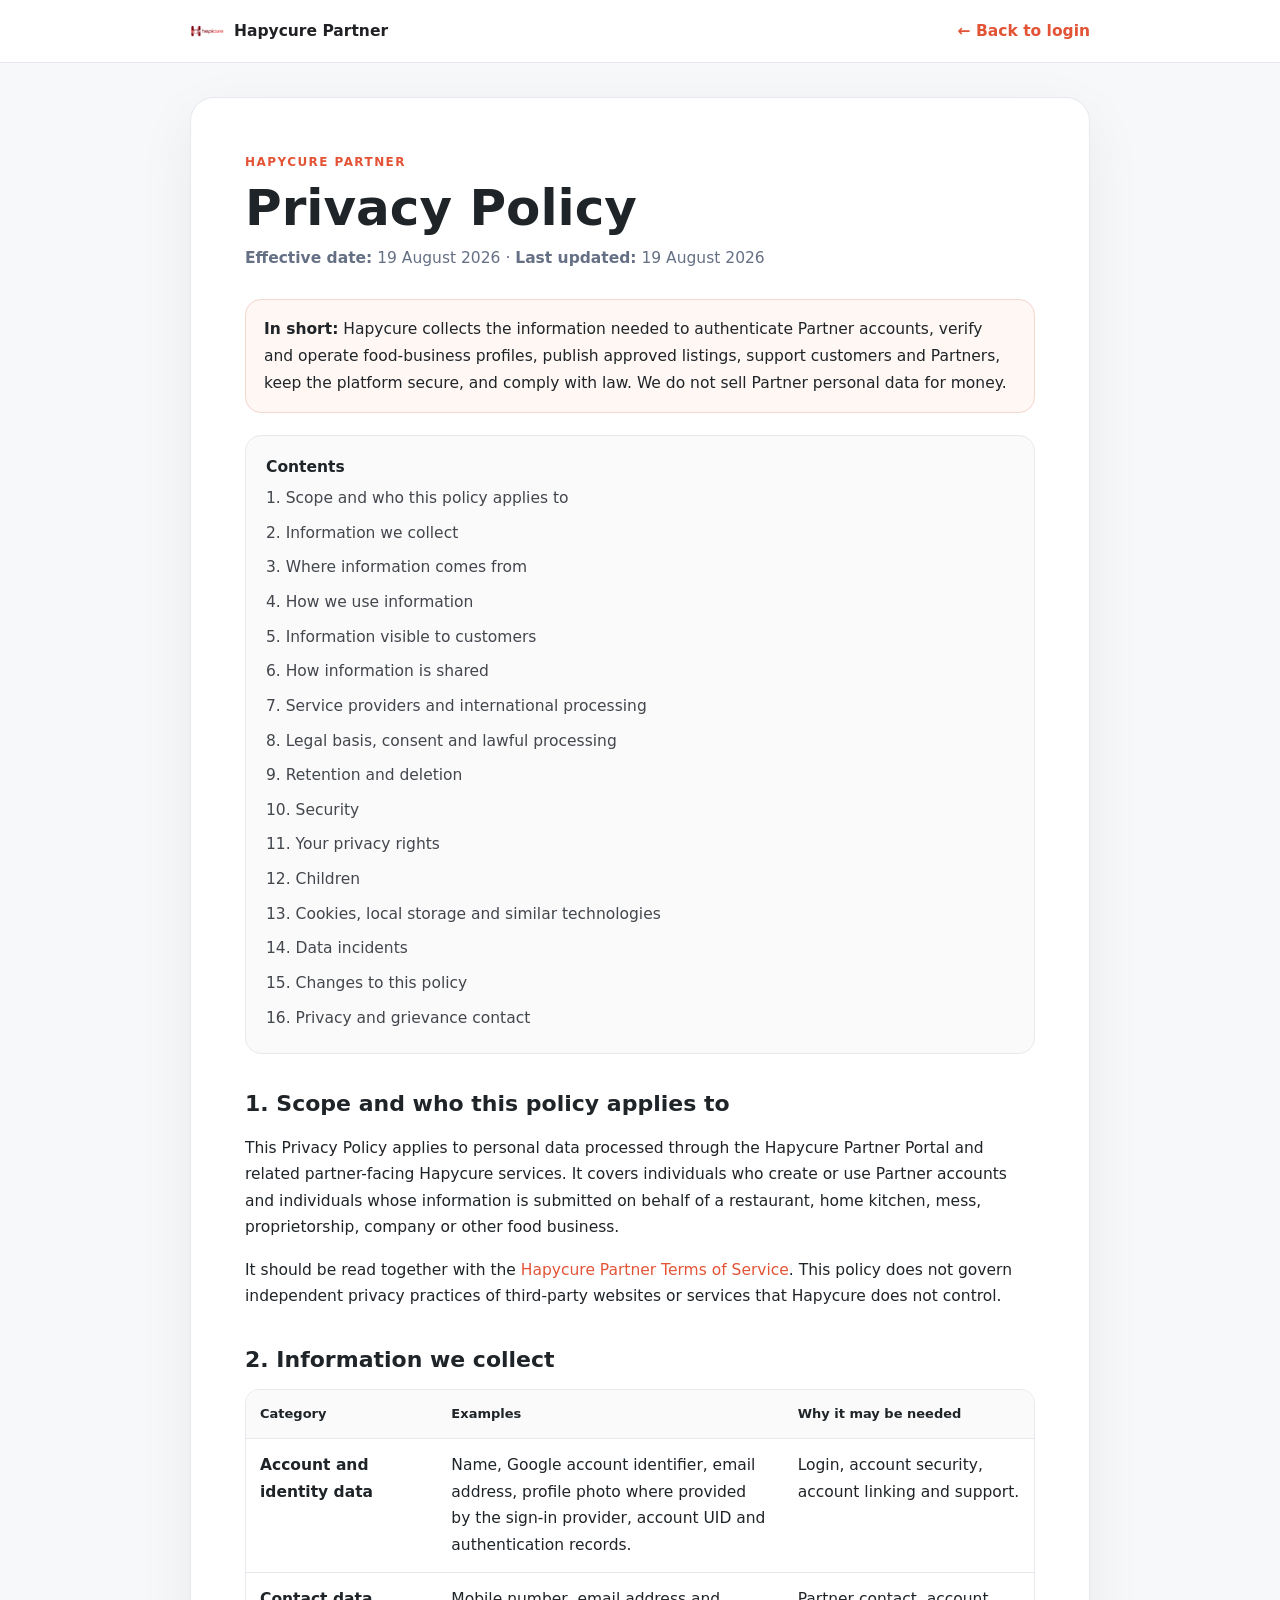
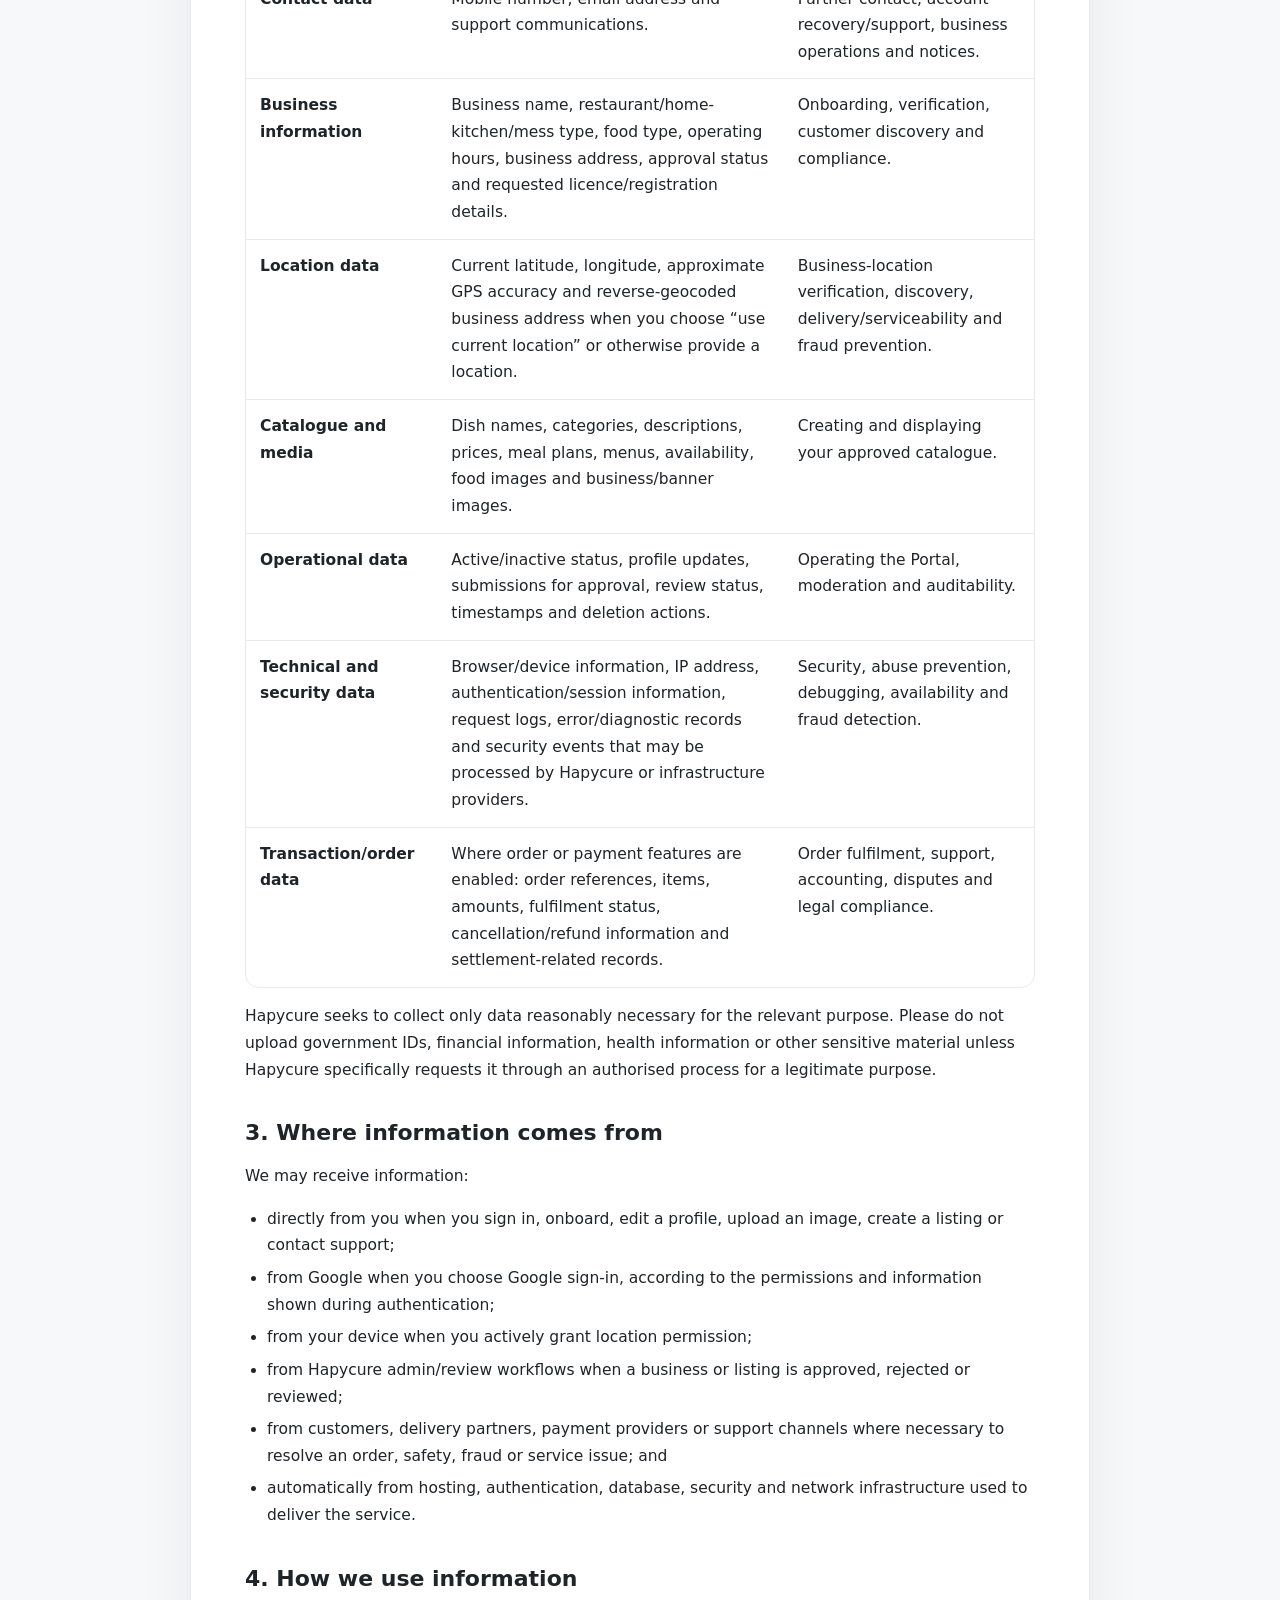
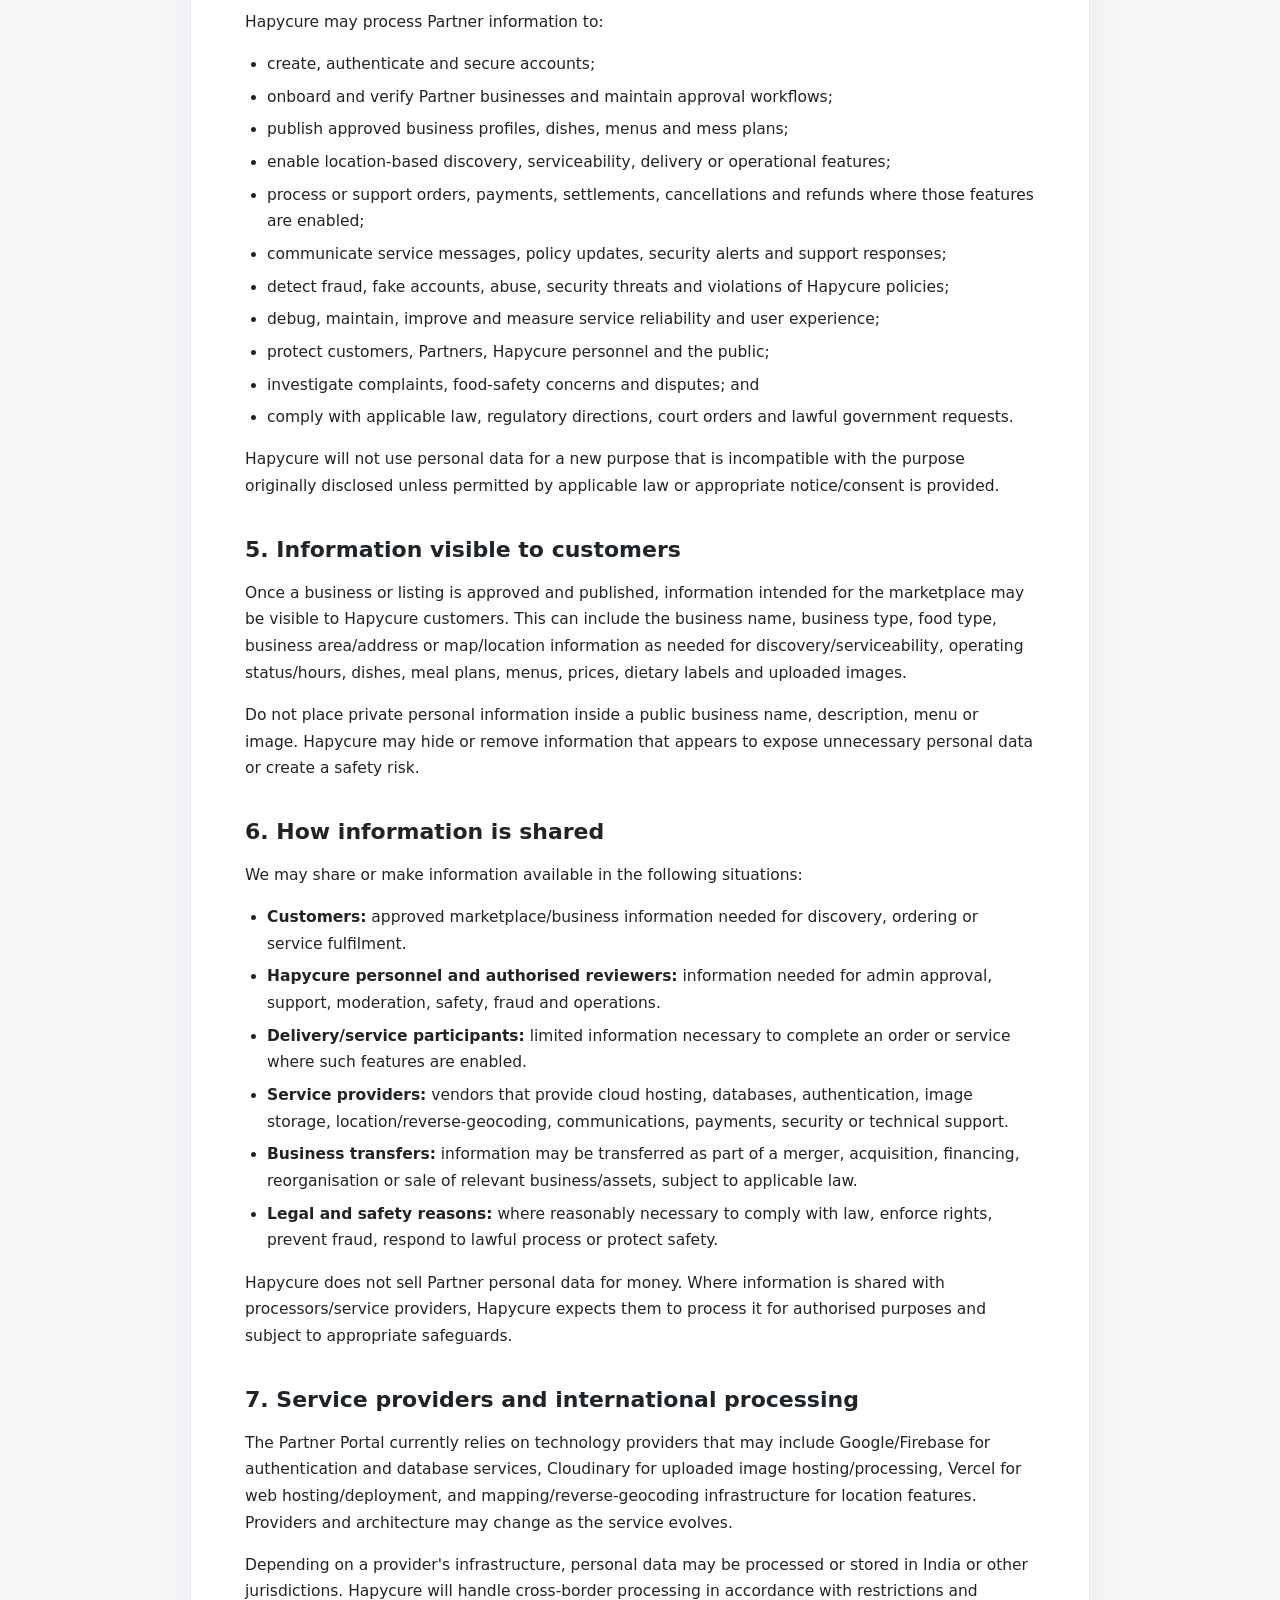
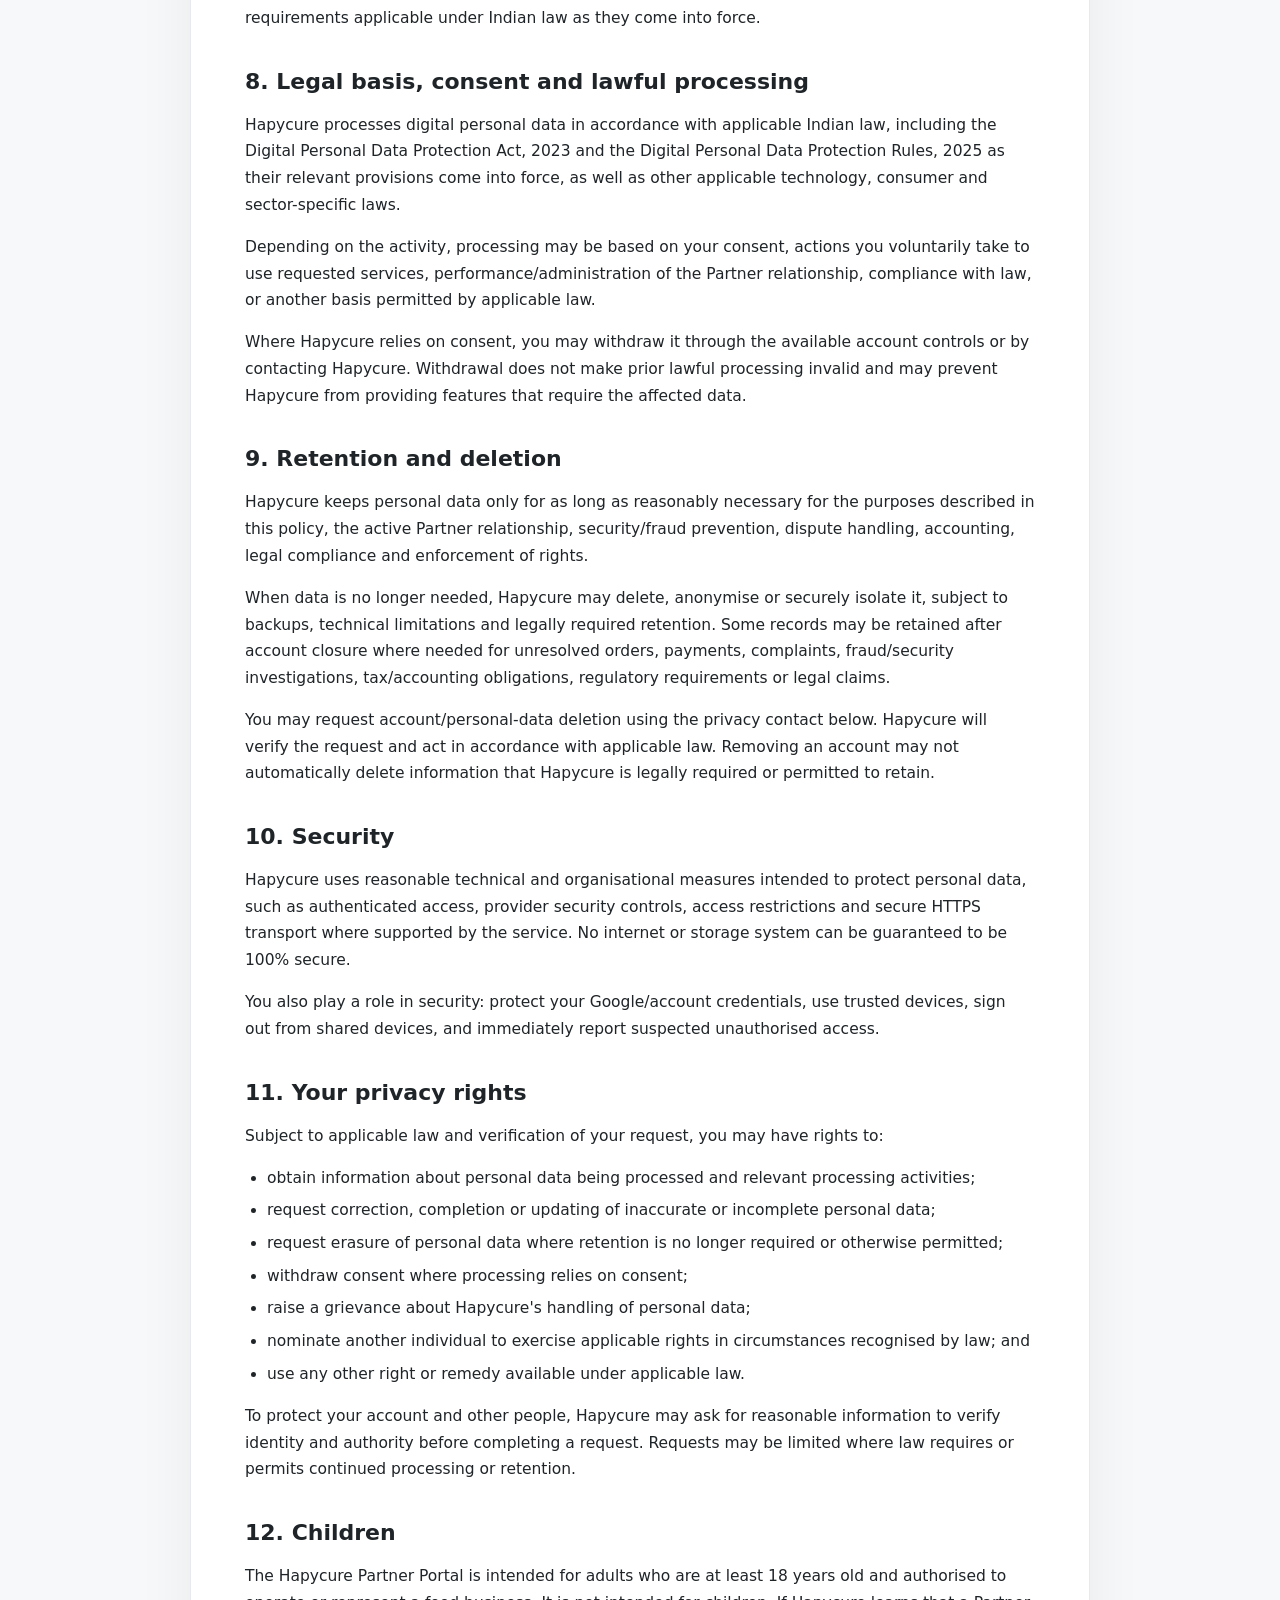
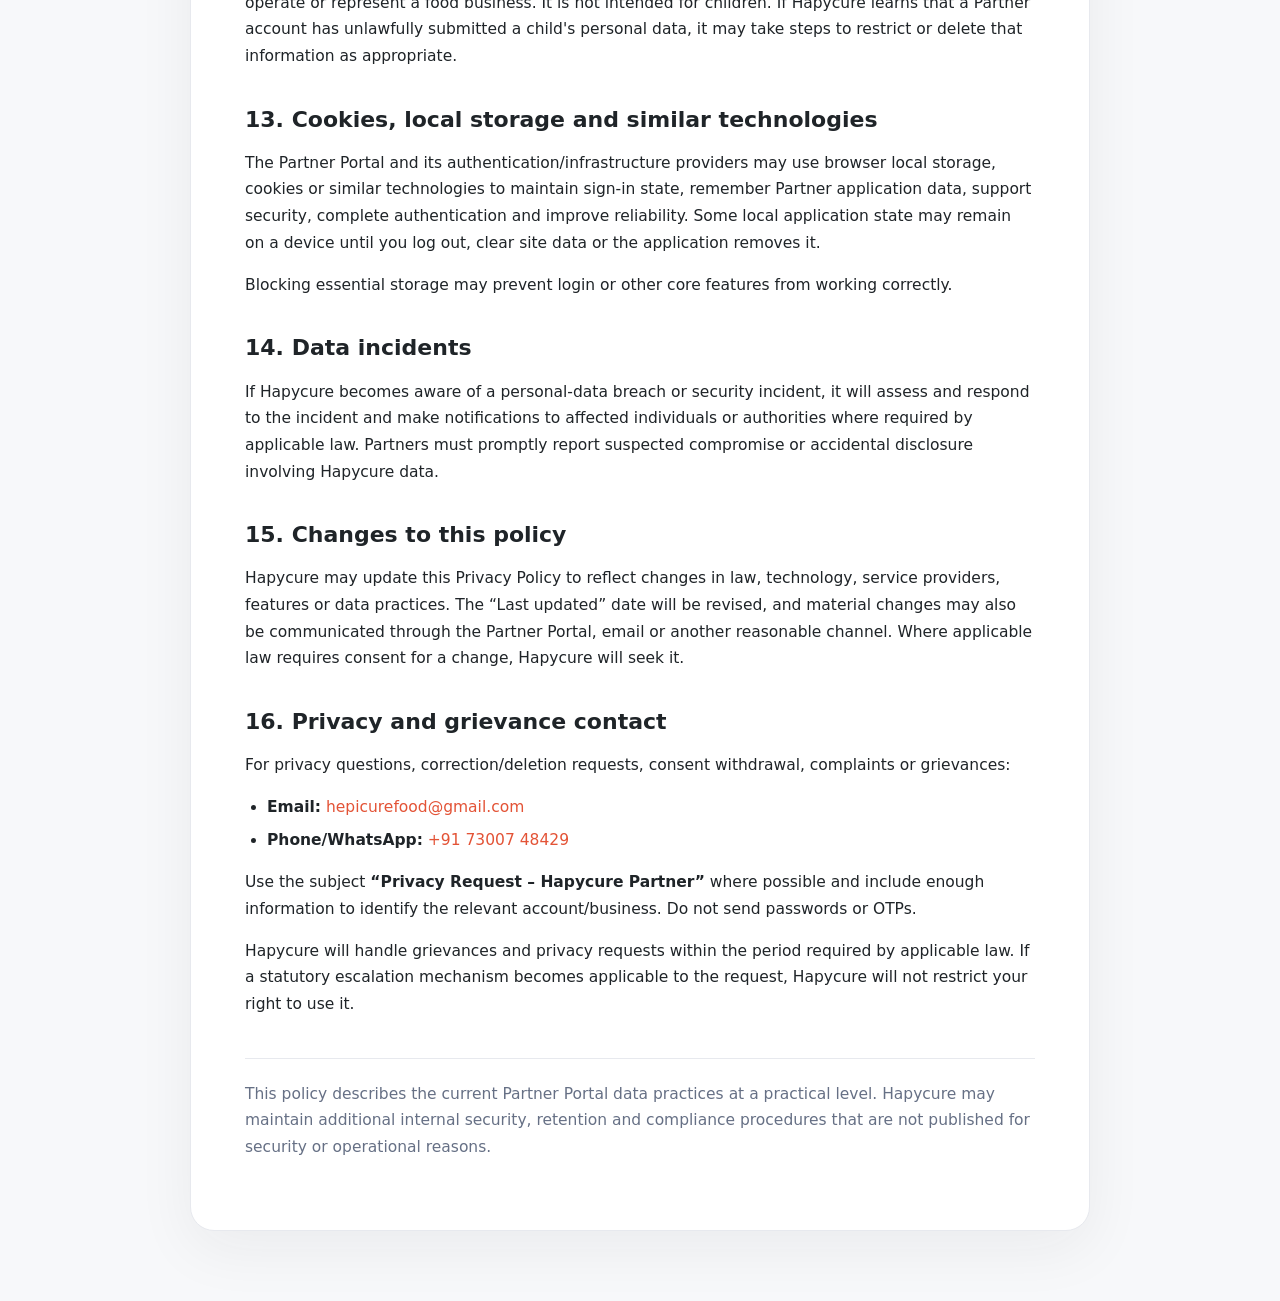
<file: privacy/index.html>
<!DOCTYPE html>
<html lang="en">
<head>
  <meta charset="UTF-8">
  <meta name="viewport" content="width=device-width, initial-scale=1">
  <meta name="theme-color" content="#E35336">
  <meta name="description" content="Hapycure Partner Privacy Policy explaining how partner data is collected, used and protected.">
  <title>Privacy Policy · Hapycure Partner</title>
  <style>
    :root{--brand:#E35336;--ink:#1f2428;--muted:#667085;--line:#e7e9ee;--soft:#fff7f4;--bg:#f7f8fa}
    *{box-sizing:border-box}html{scroll-behavior:smooth}body{margin:0;background:var(--bg);color:var(--ink);font:15.5px/1.72 Inter,system-ui,-apple-system,BlinkMacSystemFont,"Segoe UI",sans-serif}
    a{color:var(--brand);text-decoration:none}a:hover{text-decoration:underline}.top{position:sticky;top:0;z-index:5;background:rgba(255,255,255,.94);backdrop-filter:blur(12px);border-bottom:1px solid var(--line)}
    .top-inner{max-width:940px;margin:auto;padding:14px 20px;display:flex;align-items:center;justify-content:space-between;gap:18px}.brand{display:flex;align-items:center;gap:10px;font-weight:800;color:#202124}.brand img{width:34px;height:34px;object-fit:contain}.back{font-weight:700}
    main{max-width:940px;margin:34px auto 70px;padding:0 20px}.paper{background:#fff;border:1px solid var(--line);border-radius:24px;padding:clamp(24px,5vw,54px);box-shadow:0 18px 60px rgba(31,36,40,.06)}
    .eyebrow{font-size:12px;letter-spacing:.12em;font-weight:800;color:var(--brand)}h1{font-size:clamp(31px,6vw,50px);line-height:1.08;margin:8px 0 10px}h2{font-size:22px;line-height:1.3;margin:36px 0 10px}h3{font-size:17px;margin:22px 0 6px}.meta{color:var(--muted);margin:0 0 28px}.notice{background:var(--soft);border:1px solid #f4d5cc;border-radius:16px;padding:16px 18px;margin:22px 0}.toc{background:#fafafa;border:1px solid var(--line);border-radius:16px;padding:18px 20px}.toc a{display:block;padding:4px 0;color:#43474d}ul{padding-left:22px}li+li{margin-top:6px}.table-wrap{overflow:auto;border:1px solid var(--line);border-radius:14px;margin:14px 0}table{width:100%;border-collapse:collapse;min-width:650px}th,td{text-align:left;vertical-align:top;padding:13px 14px;border-bottom:1px solid var(--line)}th{background:#fafafa;font-size:13px}tr:last-child td{border-bottom:0}.footer-note{margin-top:40px;padding-top:22px;border-top:1px solid var(--line);color:var(--muted)}
    @media(max-width:600px){main{margin-top:18px}.paper{border-radius:18px;padding:24px 19px}.top-inner{padding:12px 16px}h2{margin-top:30px}}
  </style>
</head>
<body>
  <header class="top"><div class="top-inner"><a class="brand" href="../"><img src="../assets/images/hapycure-logo.png" alt="Hapycure"><span>Hapycure Partner</span></a><a class="back" href="../">← Back to login</a></div></header>
  <main><article class="paper">
    <div class="eyebrow">HAPYCURE PARTNER</div>
    <h1>Privacy Policy</h1>
    <p class="meta"><strong>Effective date:</strong> 19 August 2026 · <strong>Last updated:</strong> 19 August 2026</p>

    <div class="notice"><strong>In short:</strong> Hapycure collects the information needed to authenticate Partner accounts, verify and operate food-business profiles, publish approved listings, support customers and Partners, keep the platform secure, and comply with law. We do not sell Partner personal data for money.</div>

    <nav class="toc" aria-label="Contents">
      <strong>Contents</strong>
      <a href="#scope">1. Scope and who this policy applies to</a><a href="#collect">2. Information we collect</a><a href="#sources">3. Where information comes from</a><a href="#use">4. How we use information</a><a href="#public">5. Information visible to customers</a><a href="#sharing">6. How information is shared</a><a href="#providers">7. Service providers and international processing</a><a href="#legal">8. Legal basis, consent and lawful processing</a><a href="#retention">9. Retention and deletion</a><a href="#security">10. Security</a><a href="#rights">11. Your privacy rights</a><a href="#children">12. Children</a><a href="#storage">13. Cookies, local storage and similar technologies</a><a href="#breach">14. Data incidents</a><a href="#changes">15. Changes to this policy</a><a href="#contact">16. Privacy and grievance contact</a>
    </nav>

    <section id="scope"><h2>1. Scope and who this policy applies to</h2><p>This Privacy Policy applies to personal data processed through the Hapycure Partner Portal and related partner-facing Hapycure services. It covers individuals who create or use Partner accounts and individuals whose information is submitted on behalf of a restaurant, home kitchen, mess, proprietorship, company or other food business.</p><p>It should be read together with the <a href="../terms/">Hapycure Partner Terms of Service</a>. This policy does not govern independent privacy practices of third-party websites or services that Hapycure does not control.</p></section>

    <section id="collect"><h2>2. Information we collect</h2><div class="table-wrap"><table><thead><tr><th>Category</th><th>Examples</th><th>Why it may be needed</th></tr></thead><tbody>
      <tr><td><strong>Account and identity data</strong></td><td>Name, Google account identifier, email address, profile photo where provided by the sign-in provider, account UID and authentication records.</td><td>Login, account security, account linking and support.</td></tr>
      <tr><td><strong>Contact data</strong></td><td>Mobile number, email address and support communications.</td><td>Partner contact, account recovery/support, business operations and notices.</td></tr>
      <tr><td><strong>Business information</strong></td><td>Business name, restaurant/home-kitchen/mess type, food type, operating hours, business address, approval status and requested licence/registration details.</td><td>Onboarding, verification, customer discovery and compliance.</td></tr>
      <tr><td><strong>Location data</strong></td><td>Current latitude, longitude, approximate GPS accuracy and reverse-geocoded business address when you choose “use current location” or otherwise provide a location.</td><td>Business-location verification, discovery, delivery/serviceability and fraud prevention.</td></tr>
      <tr><td><strong>Catalogue and media</strong></td><td>Dish names, categories, descriptions, prices, meal plans, menus, availability, food images and business/banner images.</td><td>Creating and displaying your approved catalogue.</td></tr>
      <tr><td><strong>Operational data</strong></td><td>Active/inactive status, profile updates, submissions for approval, review status, timestamps and deletion actions.</td><td>Operating the Portal, moderation and auditability.</td></tr>
      <tr><td><strong>Technical and security data</strong></td><td>Browser/device information, IP address, authentication/session information, request logs, error/diagnostic records and security events that may be processed by Hapycure or infrastructure providers.</td><td>Security, abuse prevention, debugging, availability and fraud detection.</td></tr>
      <tr><td><strong>Transaction/order data</strong></td><td>Where order or payment features are enabled: order references, items, amounts, fulfilment status, cancellation/refund information and settlement-related records.</td><td>Order fulfilment, support, accounting, disputes and legal compliance.</td></tr>
    </tbody></table></div><p>Hapycure seeks to collect only data reasonably necessary for the relevant purpose. Please do not upload government IDs, financial information, health information or other sensitive material unless Hapycure specifically requests it through an authorised process for a legitimate purpose.</p></section>

    <section id="sources"><h2>3. Where information comes from</h2><p>We may receive information:</p><ul><li>directly from you when you sign in, onboard, edit a profile, upload an image, create a listing or contact support;</li><li>from Google when you choose Google sign-in, according to the permissions and information shown during authentication;</li><li>from your device when you actively grant location permission;</li><li>from Hapycure admin/review workflows when a business or listing is approved, rejected or reviewed;</li><li>from customers, delivery partners, payment providers or support channels where necessary to resolve an order, safety, fraud or service issue; and</li><li>automatically from hosting, authentication, database, security and network infrastructure used to deliver the service.</li></ul></section>

    <section id="use"><h2>4. How we use information</h2><p>Hapycure may process Partner information to:</p><ul><li>create, authenticate and secure accounts;</li><li>onboard and verify Partner businesses and maintain approval workflows;</li><li>publish approved business profiles, dishes, menus and mess plans;</li><li>enable location-based discovery, serviceability, delivery or operational features;</li><li>process or support orders, payments, settlements, cancellations and refunds where those features are enabled;</li><li>communicate service messages, policy updates, security alerts and support responses;</li><li>detect fraud, fake accounts, abuse, security threats and violations of Hapycure policies;</li><li>debug, maintain, improve and measure service reliability and user experience;</li><li>protect customers, Partners, Hapycure personnel and the public;</li><li>investigate complaints, food-safety concerns and disputes; and</li><li>comply with applicable law, regulatory directions, court orders and lawful government requests.</li></ul><p>Hapycure will not use personal data for a new purpose that is incompatible with the purpose originally disclosed unless permitted by applicable law or appropriate notice/consent is provided.</p></section>

    <section id="public"><h2>5. Information visible to customers</h2><p>Once a business or listing is approved and published, information intended for the marketplace may be visible to Hapycure customers. This can include the business name, business type, food type, business area/address or map/location information as needed for discovery/serviceability, operating status/hours, dishes, meal plans, menus, prices, dietary labels and uploaded images.</p><p>Do not place private personal information inside a public business name, description, menu or image. Hapycure may hide or remove information that appears to expose unnecessary personal data or create a safety risk.</p></section>

    <section id="sharing"><h2>6. How information is shared</h2><p>We may share or make information available in the following situations:</p><ul><li><strong>Customers:</strong> approved marketplace/business information needed for discovery, ordering or service fulfilment.</li><li><strong>Hapycure personnel and authorised reviewers:</strong> information needed for admin approval, support, moderation, safety, fraud and operations.</li><li><strong>Delivery/service participants:</strong> limited information necessary to complete an order or service where such features are enabled.</li><li><strong>Service providers:</strong> vendors that provide cloud hosting, databases, authentication, image storage, location/reverse-geocoding, communications, payments, security or technical support.</li><li><strong>Business transfers:</strong> information may be transferred as part of a merger, acquisition, financing, reorganisation or sale of relevant business/assets, subject to applicable law.</li><li><strong>Legal and safety reasons:</strong> where reasonably necessary to comply with law, enforce rights, prevent fraud, respond to lawful process or protect safety.</li></ul><p>Hapycure does not sell Partner personal data for money. Where information is shared with processors/service providers, Hapycure expects them to process it for authorised purposes and subject to appropriate safeguards.</p></section>

    <section id="providers"><h2>7. Service providers and international processing</h2><p>The Partner Portal currently relies on technology providers that may include Google/Firebase for authentication and database services, Cloudinary for uploaded image hosting/processing, Vercel for web hosting/deployment, and mapping/reverse-geocoding infrastructure for location features. Providers and architecture may change as the service evolves.</p><p>Depending on a provider's infrastructure, personal data may be processed or stored in India or other jurisdictions. Hapycure will handle cross-border processing in accordance with restrictions and requirements applicable under Indian law as they come into force.</p></section>

    <section id="legal"><h2>8. Legal basis, consent and lawful processing</h2><p>Hapycure processes digital personal data in accordance with applicable Indian law, including the Digital Personal Data Protection Act, 2023 and the Digital Personal Data Protection Rules, 2025 as their relevant provisions come into force, as well as other applicable technology, consumer and sector-specific laws.</p><p>Depending on the activity, processing may be based on your consent, actions you voluntarily take to use requested services, performance/administration of the Partner relationship, compliance with law, or another basis permitted by applicable law.</p><p>Where Hapycure relies on consent, you may withdraw it through the available account controls or by contacting Hapycure. Withdrawal does not make prior lawful processing invalid and may prevent Hapycure from providing features that require the affected data.</p></section>

    <section id="retention"><h2>9. Retention and deletion</h2><p>Hapycure keeps personal data only for as long as reasonably necessary for the purposes described in this policy, the active Partner relationship, security/fraud prevention, dispute handling, accounting, legal compliance and enforcement of rights.</p><p>When data is no longer needed, Hapycure may delete, anonymise or securely isolate it, subject to backups, technical limitations and legally required retention. Some records may be retained after account closure where needed for unresolved orders, payments, complaints, fraud/security investigations, tax/accounting obligations, regulatory requirements or legal claims.</p><p>You may request account/personal-data deletion using the privacy contact below. Hapycure will verify the request and act in accordance with applicable law. Removing an account may not automatically delete information that Hapycure is legally required or permitted to retain.</p></section>

    <section id="security"><h2>10. Security</h2><p>Hapycure uses reasonable technical and organisational measures intended to protect personal data, such as authenticated access, provider security controls, access restrictions and secure HTTPS transport where supported by the service. No internet or storage system can be guaranteed to be 100% secure.</p><p>You also play a role in security: protect your Google/account credentials, use trusted devices, sign out from shared devices, and immediately report suspected unauthorised access.</p></section>

    <section id="rights"><h2>11. Your privacy rights</h2><p>Subject to applicable law and verification of your request, you may have rights to:</p><ul><li>obtain information about personal data being processed and relevant processing activities;</li><li>request correction, completion or updating of inaccurate or incomplete personal data;</li><li>request erasure of personal data where retention is no longer required or otherwise permitted;</li><li>withdraw consent where processing relies on consent;</li><li>raise a grievance about Hapycure's handling of personal data;</li><li>nominate another individual to exercise applicable rights in circumstances recognised by law; and</li><li>use any other right or remedy available under applicable law.</li></ul><p>To protect your account and other people, Hapycure may ask for reasonable information to verify identity and authority before completing a request. Requests may be limited where law requires or permits continued processing or retention.</p></section>

    <section id="children"><h2>12. Children</h2><p>The Hapycure Partner Portal is intended for adults who are at least 18 years old and authorised to operate or represent a food business. It is not intended for children. If Hapycure learns that a Partner account has unlawfully submitted a child's personal data, it may take steps to restrict or delete that information as appropriate.</p></section>

    <section id="storage"><h2>13. Cookies, local storage and similar technologies</h2><p>The Partner Portal and its authentication/infrastructure providers may use browser local storage, cookies or similar technologies to maintain sign-in state, remember Partner application data, support security, complete authentication and improve reliability. Some local application state may remain on a device until you log out, clear site data or the application removes it.</p><p>Blocking essential storage may prevent login or other core features from working correctly.</p></section>

    <section id="breach"><h2>14. Data incidents</h2><p>If Hapycure becomes aware of a personal-data breach or security incident, it will assess and respond to the incident and make notifications to affected individuals or authorities where required by applicable law. Partners must promptly report suspected compromise or accidental disclosure involving Hapycure data.</p></section>

    <section id="changes"><h2>15. Changes to this policy</h2><p>Hapycure may update this Privacy Policy to reflect changes in law, technology, service providers, features or data practices. The “Last updated” date will be revised, and material changes may also be communicated through the Partner Portal, email or another reasonable channel. Where applicable law requires consent for a change, Hapycure will seek it.</p></section>

    <section id="contact"><h2>16. Privacy and grievance contact</h2><p>For privacy questions, correction/deletion requests, consent withdrawal, complaints or grievances:</p><ul><li><strong>Email:</strong> <a href="mailto:hepicurefood@gmail.com">hepicurefood@gmail.com</a></li><li><strong>Phone/WhatsApp:</strong> <a href="tel:+917300748429">+91 73007 48429</a></li></ul><p>Use the subject <strong>“Privacy Request – Hapycure Partner”</strong> where possible and include enough information to identify the relevant account/business. Do not send passwords or OTPs.</p><p>Hapycure will handle grievances and privacy requests within the period required by applicable law. If a statutory escalation mechanism becomes applicable to the request, Hapycure will not restrict your right to use it.</p></section>

    <p class="footer-note">This policy describes the current Partner Portal data practices at a practical level. Hapycure may maintain additional internal security, retention and compliance procedures that are not published for security or operational reasons.</p>
  </article></main>
</body>
</html>
</file>
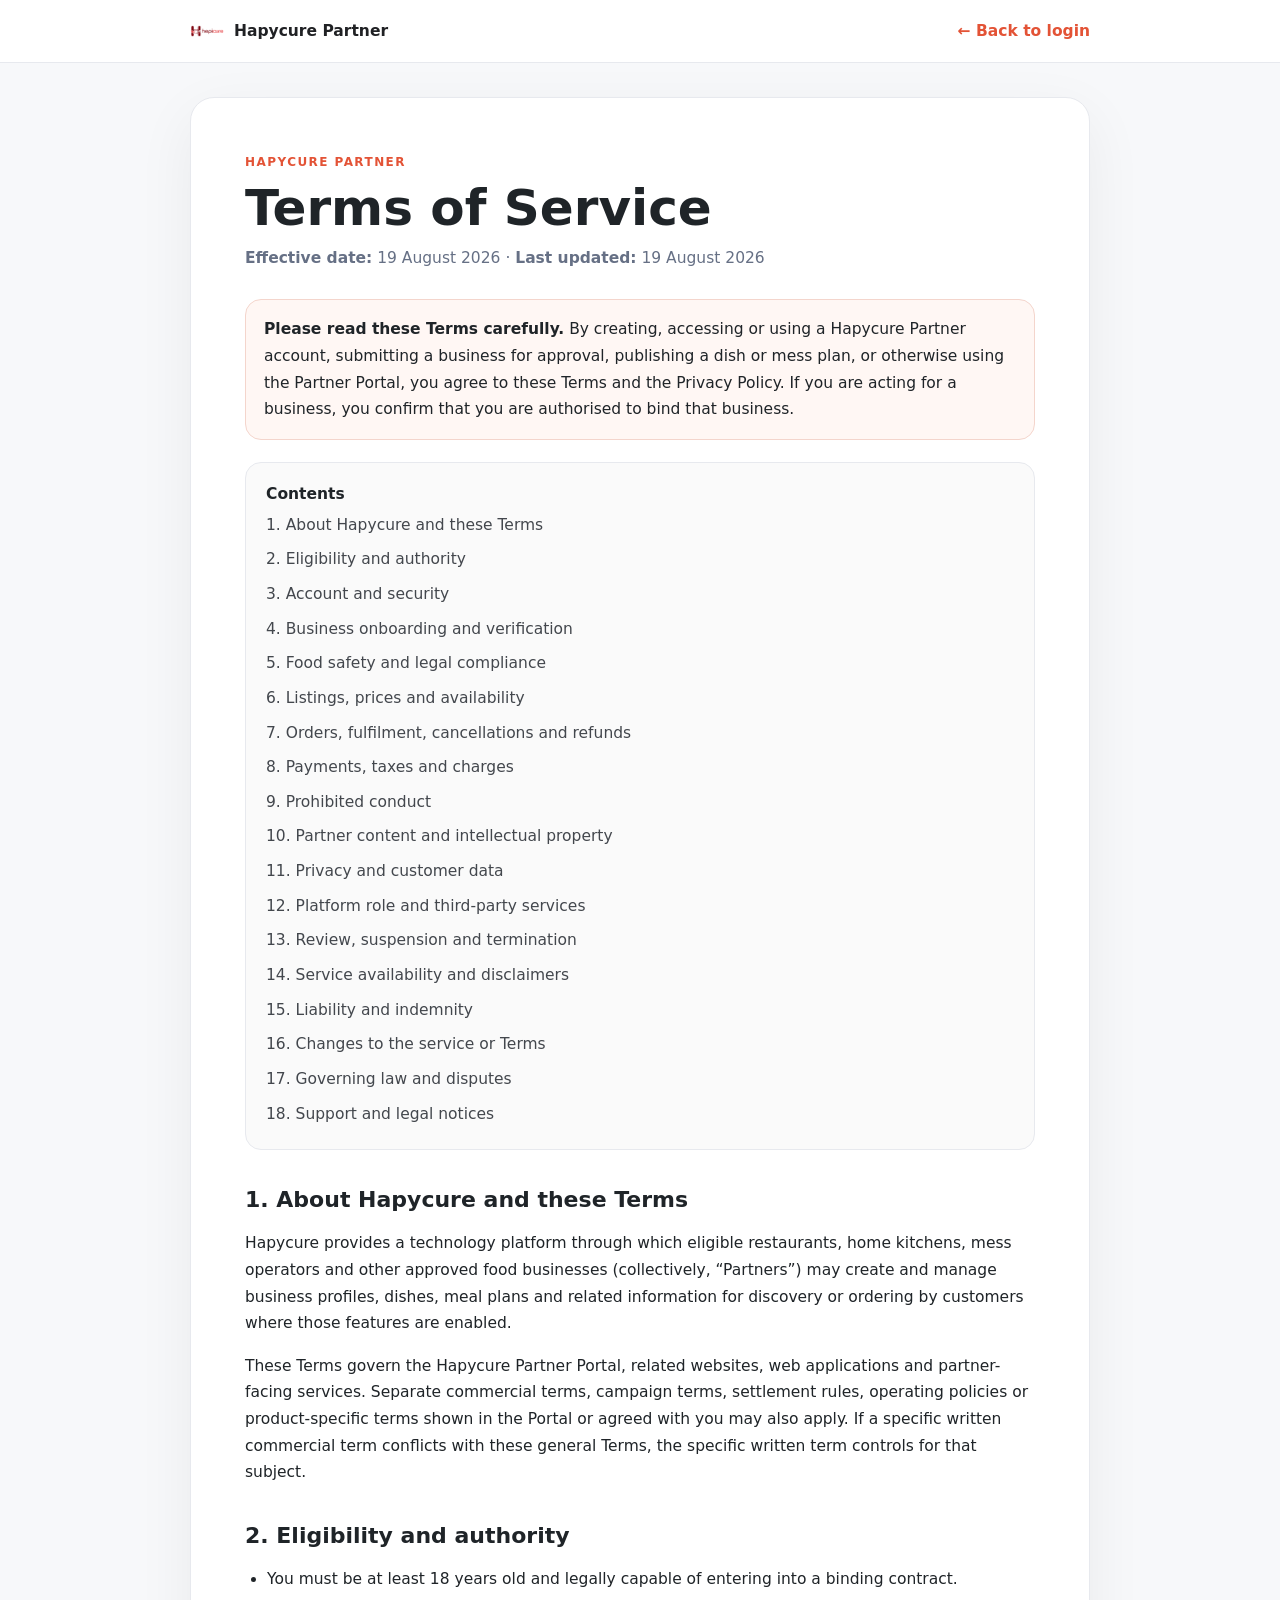
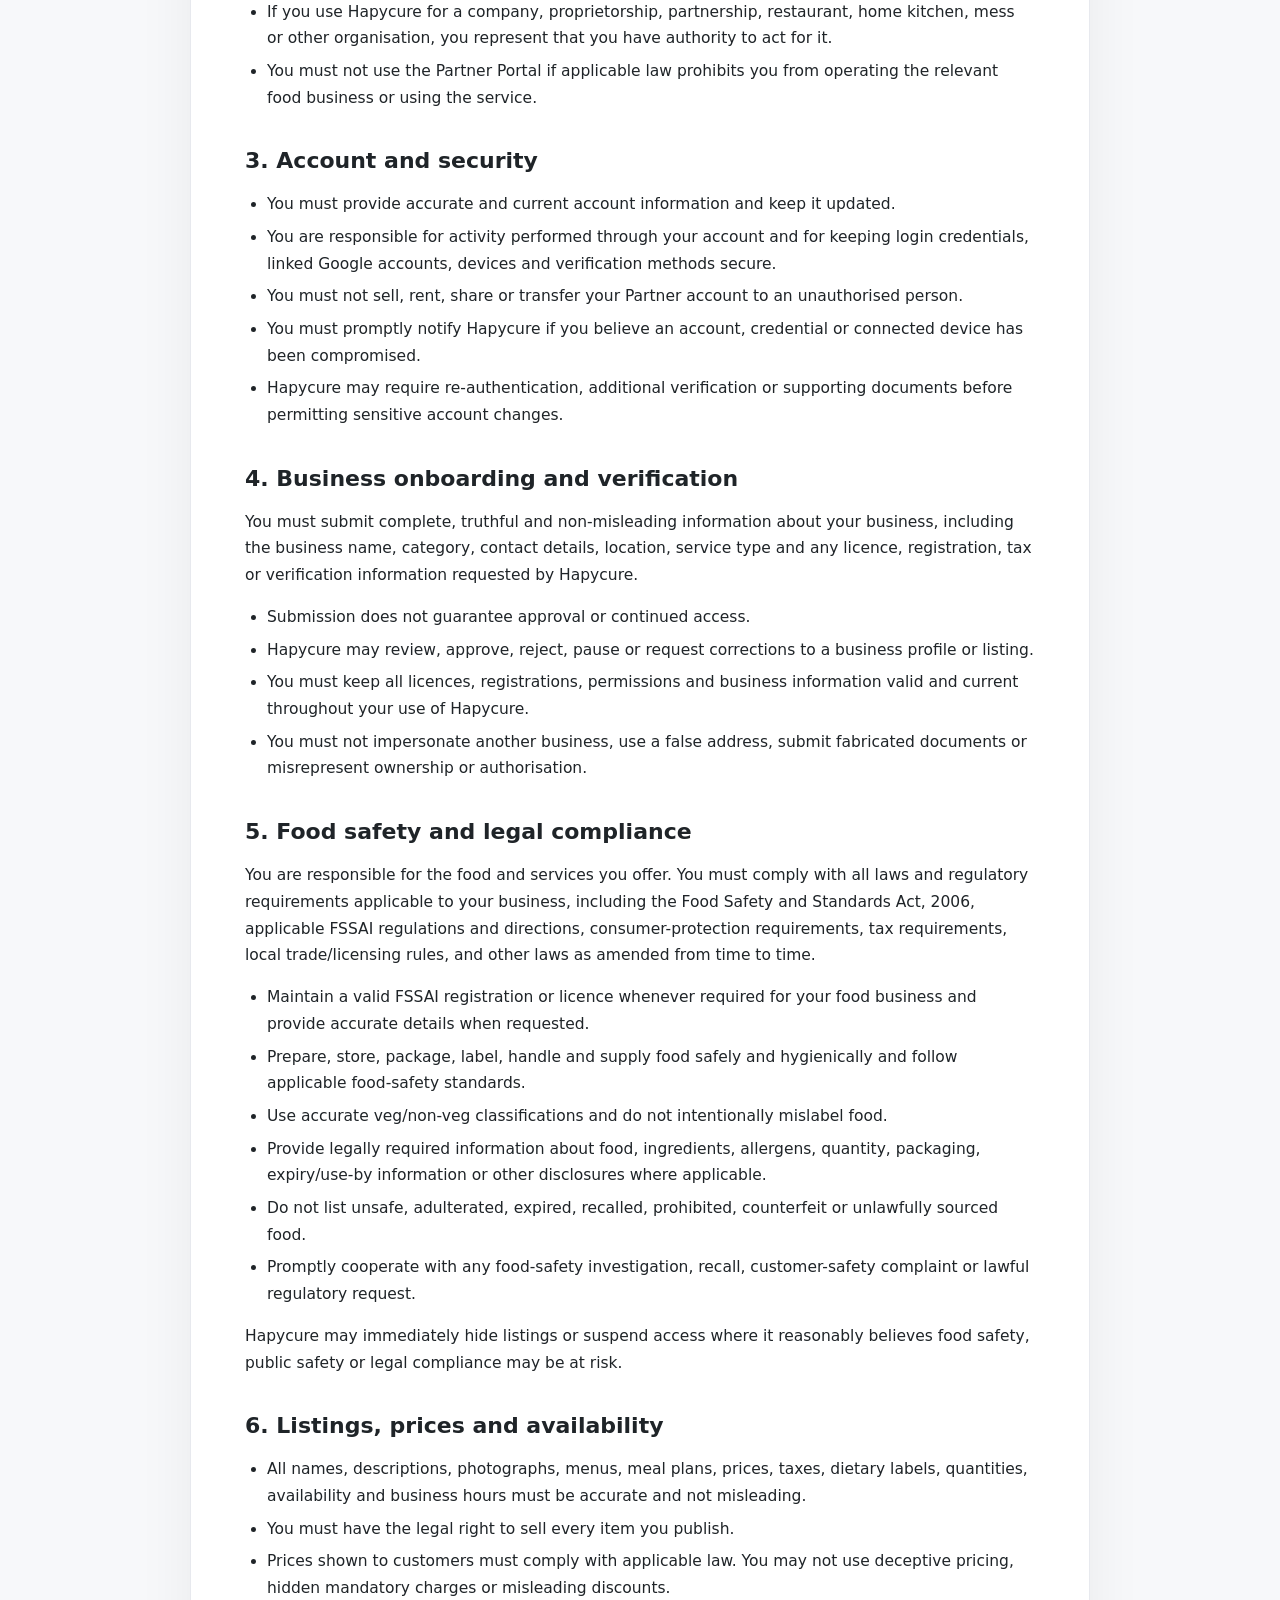
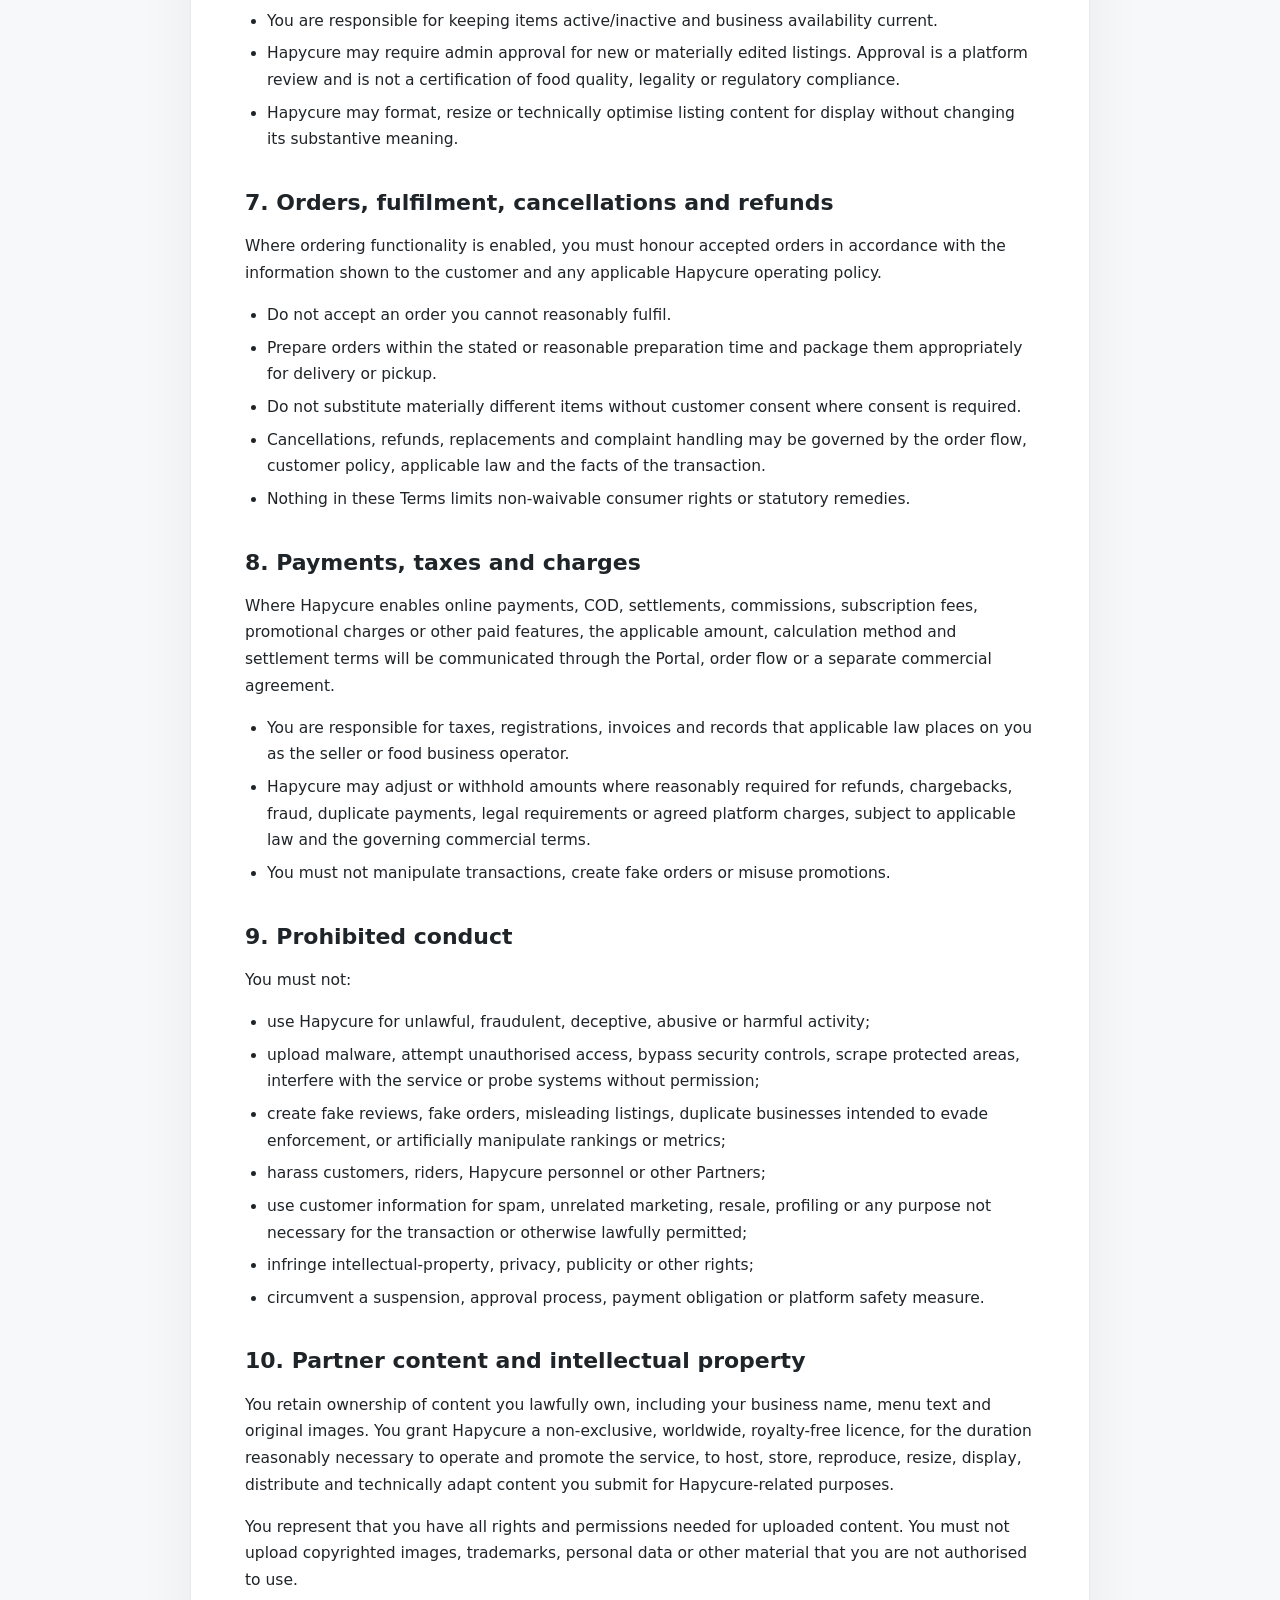
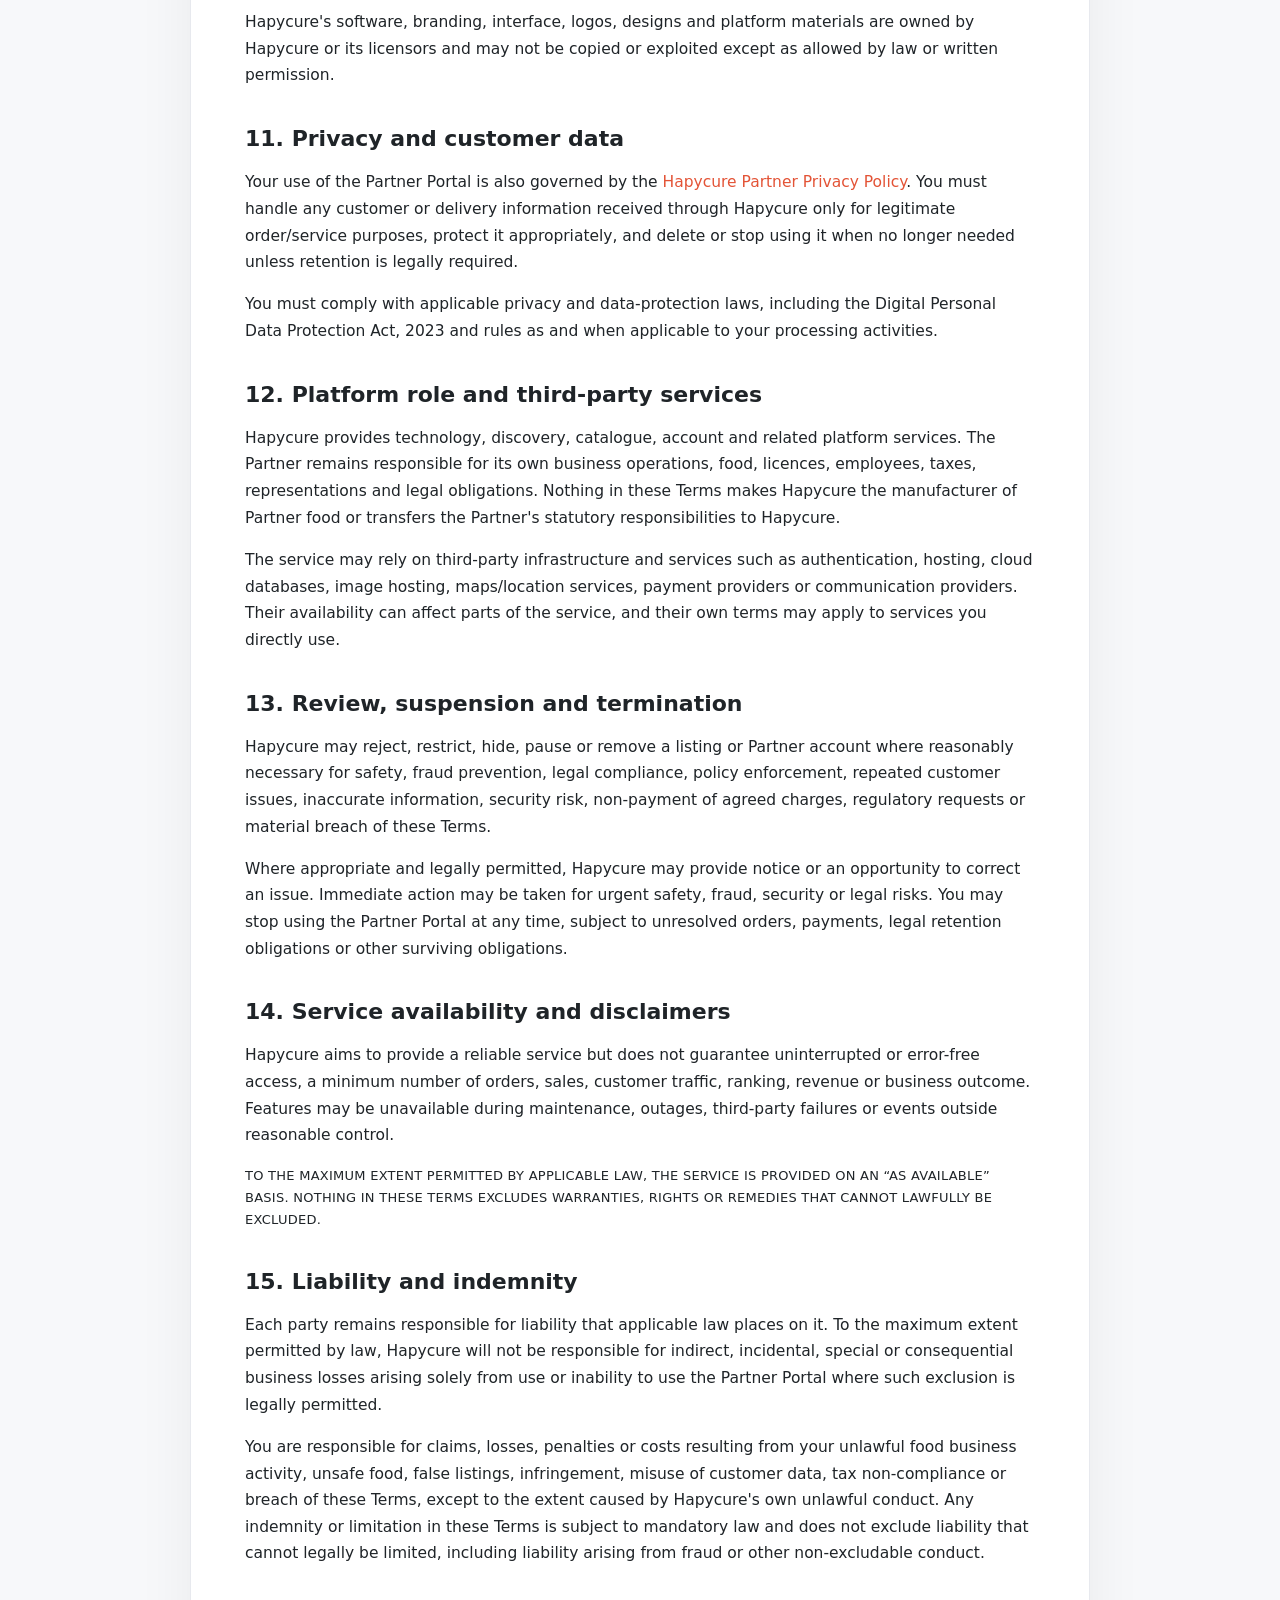
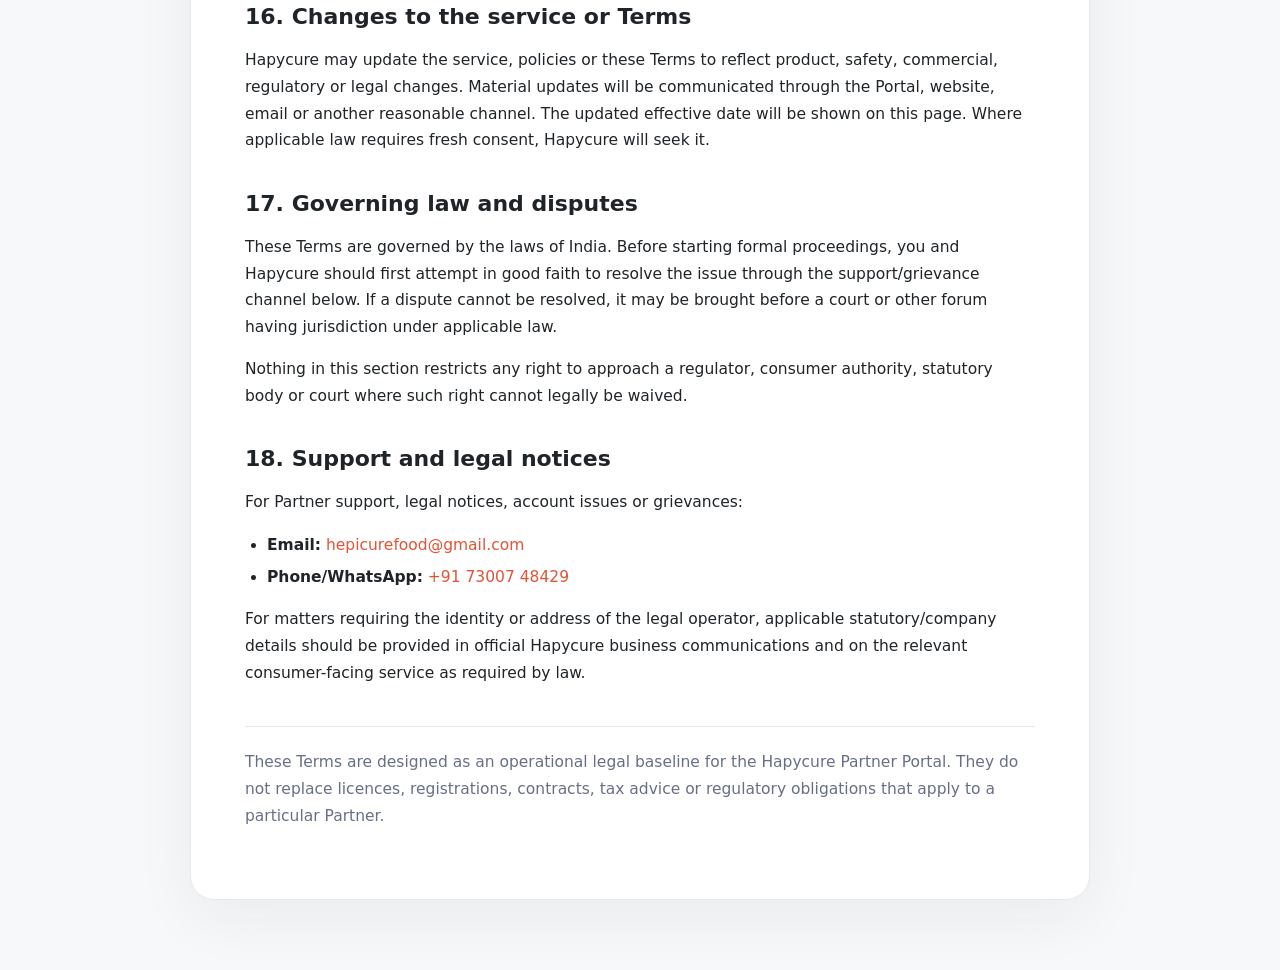
<file: terms/index.html>
<!DOCTYPE html>
<html lang="en">
<head>
  <meta charset="UTF-8">
  <meta name="viewport" content="width=device-width, initial-scale=1">
  <meta name="theme-color" content="#E35336">
  <meta name="description" content="Hapycure Partner Terms of Service for restaurants, home kitchens and mess partners.">
  <title>Terms of Service · Hapycure Partner</title>
  <style>
    :root{--brand:#E35336;--ink:#1f2428;--muted:#667085;--line:#e7e9ee;--soft:#fff7f4;--bg:#f7f8fa}
    *{box-sizing:border-box}html{scroll-behavior:smooth}body{margin:0;background:var(--bg);color:var(--ink);font:15.5px/1.72 Inter,system-ui,-apple-system,BlinkMacSystemFont,"Segoe UI",sans-serif}
    a{color:var(--brand);text-decoration:none}a:hover{text-decoration:underline}.top{position:sticky;top:0;z-index:5;background:rgba(255,255,255,.94);backdrop-filter:blur(12px);border-bottom:1px solid var(--line)}
    .top-inner{max-width:940px;margin:auto;padding:14px 20px;display:flex;align-items:center;justify-content:space-between;gap:18px}.brand{display:flex;align-items:center;gap:10px;font-weight:800;color:#202124}.brand img{width:34px;height:34px;object-fit:contain}.back{font-weight:700}
    main{max-width:940px;margin:34px auto 70px;padding:0 20px}.paper{background:#fff;border:1px solid var(--line);border-radius:24px;padding:clamp(24px,5vw,54px);box-shadow:0 18px 60px rgba(31,36,40,.06)}
    .eyebrow{font-size:12px;letter-spacing:.12em;font-weight:800;color:var(--brand)}h1{font-size:clamp(31px,6vw,50px);line-height:1.08;margin:8px 0 10px}h2{font-size:22px;line-height:1.3;margin:36px 0 10px}h3{font-size:17px;margin:22px 0 6px}.meta{color:var(--muted);margin:0 0 28px}.notice{background:var(--soft);border:1px solid #f4d5cc;border-radius:16px;padding:16px 18px;margin:22px 0}.toc{background:#fafafa;border:1px solid var(--line);border-radius:16px;padding:18px 20px}.toc a{display:block;padding:4px 0;color:#43474d}ul{padding-left:22px}li+li{margin-top:6px}.caps{font-size:13px;letter-spacing:.02em}.footer-note{margin-top:40px;padding-top:22px;border-top:1px solid var(--line);color:var(--muted)}
    @media(max-width:600px){main{margin-top:18px}.paper{border-radius:18px;padding:24px 19px}.top-inner{padding:12px 16px}h2{margin-top:30px}}
  </style>
</head>
<body>
  <header class="top"><div class="top-inner"><a class="brand" href="../"><img src="../assets/images/hapycure-logo.png" alt="Hapycure"><span>Hapycure Partner</span></a><a class="back" href="../">← Back to login</a></div></header>
  <main><article class="paper">
    <div class="eyebrow">HAPYCURE PARTNER</div>
    <h1>Terms of Service</h1>
    <p class="meta"><strong>Effective date:</strong> 19 August 2026 · <strong>Last updated:</strong> 19 August 2026</p>

    <div class="notice"><strong>Please read these Terms carefully.</strong> By creating, accessing or using a Hapycure Partner account, submitting a business for approval, publishing a dish or mess plan, or otherwise using the Partner Portal, you agree to these Terms and the Privacy Policy. If you are acting for a business, you confirm that you are authorised to bind that business.</div>

    <nav class="toc" aria-label="Contents">
      <strong>Contents</strong>
      <a href="#about">1. About Hapycure and these Terms</a><a href="#eligibility">2. Eligibility and authority</a><a href="#account">3. Account and security</a><a href="#onboarding">4. Business onboarding and verification</a><a href="#food">5. Food safety and legal compliance</a><a href="#listings">6. Listings, prices and availability</a><a href="#orders">7. Orders, fulfilment, cancellations and refunds</a><a href="#payments">8. Payments, taxes and charges</a><a href="#conduct">9. Prohibited conduct</a><a href="#content">10. Partner content and intellectual property</a><a href="#privacy">11. Privacy and customer data</a><a href="#platform">12. Platform role and third-party services</a><a href="#suspension">13. Review, suspension and termination</a><a href="#warranty">14. Service availability and disclaimers</a><a href="#liability">15. Liability and indemnity</a><a href="#changes">16. Changes to the service or Terms</a><a href="#law">17. Governing law and disputes</a><a href="#contact">18. Support and legal notices</a>
    </nav>

    <section id="about"><h2>1. About Hapycure and these Terms</h2><p>Hapycure provides a technology platform through which eligible restaurants, home kitchens, mess operators and other approved food businesses (collectively, “Partners”) may create and manage business profiles, dishes, meal plans and related information for discovery or ordering by customers where those features are enabled.</p><p>These Terms govern the Hapycure Partner Portal, related websites, web applications and partner-facing services. Separate commercial terms, campaign terms, settlement rules, operating policies or product-specific terms shown in the Portal or agreed with you may also apply. If a specific written commercial term conflicts with these general Terms, the specific written term controls for that subject.</p></section>

    <section id="eligibility"><h2>2. Eligibility and authority</h2><ul><li>You must be at least 18 years old and legally capable of entering into a binding contract.</li><li>If you use Hapycure for a company, proprietorship, partnership, restaurant, home kitchen, mess or other organisation, you represent that you have authority to act for it.</li><li>You must not use the Partner Portal if applicable law prohibits you from operating the relevant food business or using the service.</li></ul></section>

    <section id="account"><h2>3. Account and security</h2><ul><li>You must provide accurate and current account information and keep it updated.</li><li>You are responsible for activity performed through your account and for keeping login credentials, linked Google accounts, devices and verification methods secure.</li><li>You must not sell, rent, share or transfer your Partner account to an unauthorised person.</li><li>You must promptly notify Hapycure if you believe an account, credential or connected device has been compromised.</li><li>Hapycure may require re-authentication, additional verification or supporting documents before permitting sensitive account changes.</li></ul></section>

    <section id="onboarding"><h2>4. Business onboarding and verification</h2><p>You must submit complete, truthful and non-misleading information about your business, including the business name, category, contact details, location, service type and any licence, registration, tax or verification information requested by Hapycure.</p><ul><li>Submission does not guarantee approval or continued access.</li><li>Hapycure may review, approve, reject, pause or request corrections to a business profile or listing.</li><li>You must keep all licences, registrations, permissions and business information valid and current throughout your use of Hapycure.</li><li>You must not impersonate another business, use a false address, submit fabricated documents or misrepresent ownership or authorisation.</li></ul></section>

    <section id="food"><h2>5. Food safety and legal compliance</h2><p>You are responsible for the food and services you offer. You must comply with all laws and regulatory requirements applicable to your business, including the Food Safety and Standards Act, 2006, applicable FSSAI regulations and directions, consumer-protection requirements, tax requirements, local trade/licensing rules, and other laws as amended from time to time.</p><ul><li>Maintain a valid FSSAI registration or licence whenever required for your food business and provide accurate details when requested.</li><li>Prepare, store, package, label, handle and supply food safely and hygienically and follow applicable food-safety standards.</li><li>Use accurate veg/non-veg classifications and do not intentionally mislabel food.</li><li>Provide legally required information about food, ingredients, allergens, quantity, packaging, expiry/use-by information or other disclosures where applicable.</li><li>Do not list unsafe, adulterated, expired, recalled, prohibited, counterfeit or unlawfully sourced food.</li><li>Promptly cooperate with any food-safety investigation, recall, customer-safety complaint or lawful regulatory request.</li></ul><p>Hapycure may immediately hide listings or suspend access where it reasonably believes food safety, public safety or legal compliance may be at risk.</p></section>

    <section id="listings"><h2>6. Listings, prices and availability</h2><ul><li>All names, descriptions, photographs, menus, meal plans, prices, taxes, dietary labels, quantities, availability and business hours must be accurate and not misleading.</li><li>You must have the legal right to sell every item you publish.</li><li>Prices shown to customers must comply with applicable law. You may not use deceptive pricing, hidden mandatory charges or misleading discounts.</li><li>You are responsible for keeping items active/inactive and business availability current.</li><li>Hapycure may require admin approval for new or materially edited listings. Approval is a platform review and is not a certification of food quality, legality or regulatory compliance.</li><li>Hapycure may format, resize or technically optimise listing content for display without changing its substantive meaning.</li></ul></section>

    <section id="orders"><h2>7. Orders, fulfilment, cancellations and refunds</h2><p>Where ordering functionality is enabled, you must honour accepted orders in accordance with the information shown to the customer and any applicable Hapycure operating policy.</p><ul><li>Do not accept an order you cannot reasonably fulfil.</li><li>Prepare orders within the stated or reasonable preparation time and package them appropriately for delivery or pickup.</li><li>Do not substitute materially different items without customer consent where consent is required.</li><li>Cancellations, refunds, replacements and complaint handling may be governed by the order flow, customer policy, applicable law and the facts of the transaction.</li><li>Nothing in these Terms limits non-waivable consumer rights or statutory remedies.</li></ul></section>

    <section id="payments"><h2>8. Payments, taxes and charges</h2><p>Where Hapycure enables online payments, COD, settlements, commissions, subscription fees, promotional charges or other paid features, the applicable amount, calculation method and settlement terms will be communicated through the Portal, order flow or a separate commercial agreement.</p><ul><li>You are responsible for taxes, registrations, invoices and records that applicable law places on you as the seller or food business operator.</li><li>Hapycure may adjust or withhold amounts where reasonably required for refunds, chargebacks, fraud, duplicate payments, legal requirements or agreed platform charges, subject to applicable law and the governing commercial terms.</li><li>You must not manipulate transactions, create fake orders or misuse promotions.</li></ul></section>

    <section id="conduct"><h2>9. Prohibited conduct</h2><p>You must not:</p><ul><li>use Hapycure for unlawful, fraudulent, deceptive, abusive or harmful activity;</li><li>upload malware, attempt unauthorised access, bypass security controls, scrape protected areas, interfere with the service or probe systems without permission;</li><li>create fake reviews, fake orders, misleading listings, duplicate businesses intended to evade enforcement, or artificially manipulate rankings or metrics;</li><li>harass customers, riders, Hapycure personnel or other Partners;</li><li>use customer information for spam, unrelated marketing, resale, profiling or any purpose not necessary for the transaction or otherwise lawfully permitted;</li><li>infringe intellectual-property, privacy, publicity or other rights;</li><li>circumvent a suspension, approval process, payment obligation or platform safety measure.</li></ul></section>

    <section id="content"><h2>10. Partner content and intellectual property</h2><p>You retain ownership of content you lawfully own, including your business name, menu text and original images. You grant Hapycure a non-exclusive, worldwide, royalty-free licence, for the duration reasonably necessary to operate and promote the service, to host, store, reproduce, resize, display, distribute and technically adapt content you submit for Hapycure-related purposes.</p><p>You represent that you have all rights and permissions needed for uploaded content. You must not upload copyrighted images, trademarks, personal data or other material that you are not authorised to use.</p><p>Hapycure's software, branding, interface, logos, designs and platform materials are owned by Hapycure or its licensors and may not be copied or exploited except as allowed by law or written permission.</p></section>

    <section id="privacy"><h2>11. Privacy and customer data</h2><p>Your use of the Partner Portal is also governed by the <a href="../privacy/">Hapycure Partner Privacy Policy</a>. You must handle any customer or delivery information received through Hapycure only for legitimate order/service purposes, protect it appropriately, and delete or stop using it when no longer needed unless retention is legally required.</p><p>You must comply with applicable privacy and data-protection laws, including the Digital Personal Data Protection Act, 2023 and rules as and when applicable to your processing activities.</p></section>

    <section id="platform"><h2>12. Platform role and third-party services</h2><p>Hapycure provides technology, discovery, catalogue, account and related platform services. The Partner remains responsible for its own business operations, food, licences, employees, taxes, representations and legal obligations. Nothing in these Terms makes Hapycure the manufacturer of Partner food or transfers the Partner's statutory responsibilities to Hapycure.</p><p>The service may rely on third-party infrastructure and services such as authentication, hosting, cloud databases, image hosting, maps/location services, payment providers or communication providers. Their availability can affect parts of the service, and their own terms may apply to services you directly use.</p></section>

    <section id="suspension"><h2>13. Review, suspension and termination</h2><p>Hapycure may reject, restrict, hide, pause or remove a listing or Partner account where reasonably necessary for safety, fraud prevention, legal compliance, policy enforcement, repeated customer issues, inaccurate information, security risk, non-payment of agreed charges, regulatory requests or material breach of these Terms.</p><p>Where appropriate and legally permitted, Hapycure may provide notice or an opportunity to correct an issue. Immediate action may be taken for urgent safety, fraud, security or legal risks. You may stop using the Partner Portal at any time, subject to unresolved orders, payments, legal retention obligations or other surviving obligations.</p></section>

    <section id="warranty"><h2>14. Service availability and disclaimers</h2><p>Hapycure aims to provide a reliable service but does not guarantee uninterrupted or error-free access, a minimum number of orders, sales, customer traffic, ranking, revenue or business outcome. Features may be unavailable during maintenance, outages, third-party failures or events outside reasonable control.</p><p class="caps">TO THE MAXIMUM EXTENT PERMITTED BY APPLICABLE LAW, THE SERVICE IS PROVIDED ON AN “AS AVAILABLE” BASIS. NOTHING IN THESE TERMS EXCLUDES WARRANTIES, RIGHTS OR REMEDIES THAT CANNOT LAWFULLY BE EXCLUDED.</p></section>

    <section id="liability"><h2>15. Liability and indemnity</h2><p>Each party remains responsible for liability that applicable law places on it. To the maximum extent permitted by law, Hapycure will not be responsible for indirect, incidental, special or consequential business losses arising solely from use or inability to use the Partner Portal where such exclusion is legally permitted.</p><p>You are responsible for claims, losses, penalties or costs resulting from your unlawful food business activity, unsafe food, false listings, infringement, misuse of customer data, tax non-compliance or breach of these Terms, except to the extent caused by Hapycure's own unlawful conduct. Any indemnity or limitation in these Terms is subject to mandatory law and does not exclude liability that cannot legally be limited, including liability arising from fraud or other non-excludable conduct.</p></section>

    <section id="changes"><h2>16. Changes to the service or Terms</h2><p>Hapycure may update the service, policies or these Terms to reflect product, safety, commercial, regulatory or legal changes. Material updates will be communicated through the Portal, website, email or another reasonable channel. The updated effective date will be shown on this page. Where applicable law requires fresh consent, Hapycure will seek it.</p></section>

    <section id="law"><h2>17. Governing law and disputes</h2><p>These Terms are governed by the laws of India. Before starting formal proceedings, you and Hapycure should first attempt in good faith to resolve the issue through the support/grievance channel below. If a dispute cannot be resolved, it may be brought before a court or other forum having jurisdiction under applicable law.</p><p>Nothing in this section restricts any right to approach a regulator, consumer authority, statutory body or court where such right cannot legally be waived.</p></section>

    <section id="contact"><h2>18. Support and legal notices</h2><p>For Partner support, legal notices, account issues or grievances:</p><ul><li><strong>Email:</strong> <a href="mailto:hepicurefood@gmail.com">hepicurefood@gmail.com</a></li><li><strong>Phone/WhatsApp:</strong> <a href="tel:+917300748429">+91 73007 48429</a></li></ul><p>For matters requiring the identity or address of the legal operator, applicable statutory/company details should be provided in official Hapycure business communications and on the relevant consumer-facing service as required by law.</p></section>

    <p class="footer-note">These Terms are designed as an operational legal baseline for the Hapycure Partner Portal. They do not replace licences, registrations, contracts, tax advice or regulatory obligations that apply to a particular Partner.</p>
  </article></main>
</body>
</html>
</file>
